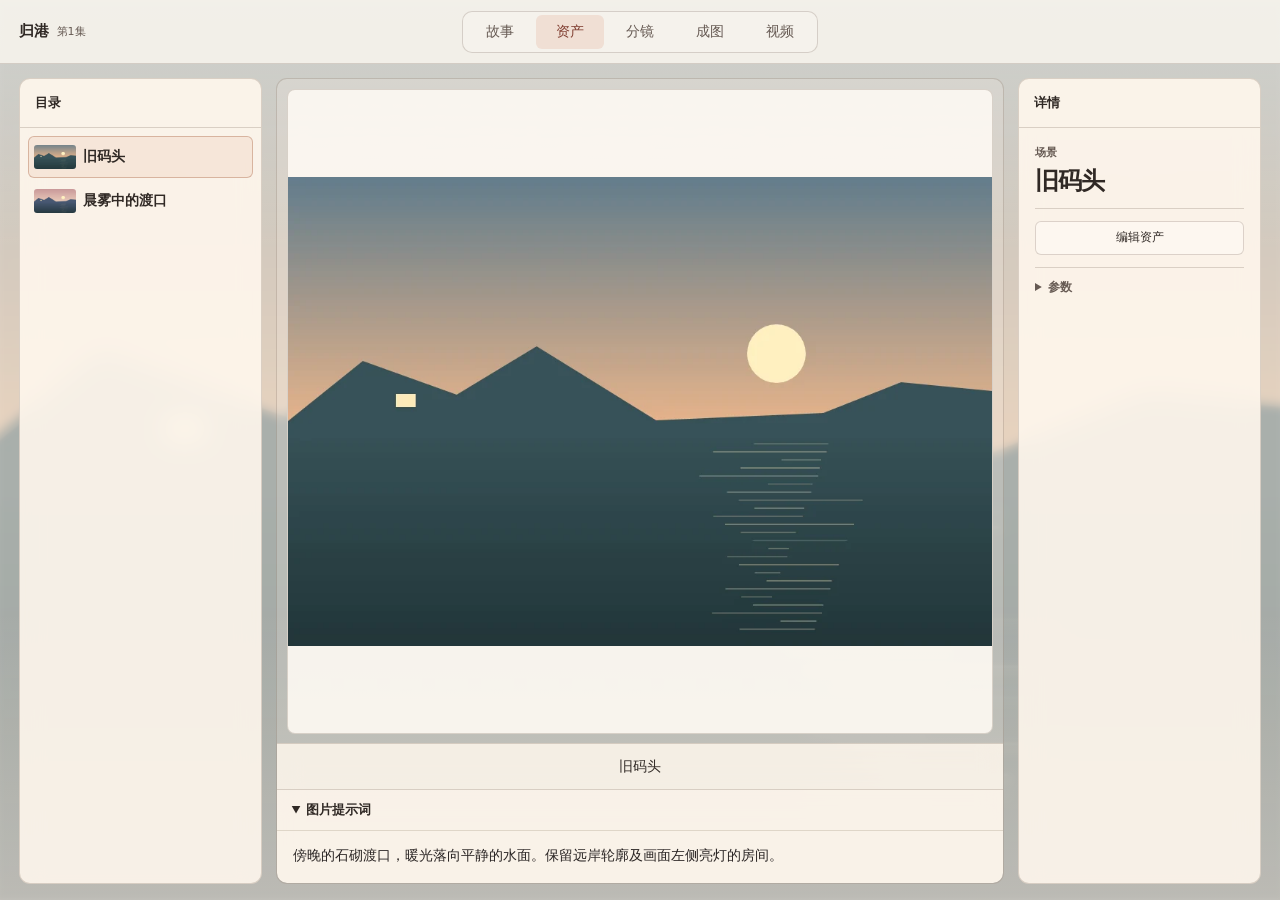
<file: 心语 AI/制作工作台/index.html>
<!doctype html>
<html lang="zh-CN">
<meta charset="utf-8">
<meta name="viewport" content="width=device-width, initial-scale=1">
<title>制作工作台 · 归港</title>
<link rel="stylesheet" href="heart-stage.css">
<style>
  * { box-sizing: border-box; }
  body { margin: 0; font: 14px/1.55 system-ui, sans-serif; }
  button { color: inherit; font: inherit; cursor: pointer; }
  .heart-workspace { --studio-type: system-ui, sans-serif; display: flex; flex-direction: column; height: 100dvh; overflow: hidden; }
  .studio-project-line { display: grid; flex: none; align-items: center; }
  .studio-project-identity { display: flex; align-items: center; min-width: 0; }
  .studio-project-title { overflow: hidden; text-overflow: ellipsis; white-space: nowrap; }
  .studio-stage-tab { display: flex; align-items: center; background: transparent; }
  .heart-inspector-body summary { cursor: pointer; }
  .heart-spotlight[data-media-kind="image"] .heart-focus-media > img { position: absolute; inset: 0; }
  @media (max-width: 980px) { .heart-workspace { overflow: auto; } }
</style>
<main class="project-studio heart-workspace">
  <div class="heart-backdrop" aria-hidden="true">
    <img class="heart-background" alt="">
    <img class="heart-backdrop-media" alt="" hidden>
  </div>
  <header class="studio-project-line">
    <div class="studio-project-identity"><strong class="studio-project-title">归港</strong><span class="heart-episode">第1集</span></div>
    <nav class="studio-stage-tabs heart-steps" aria-label="制作流程"></nav>
  </header>
  <div class="heart-desk">
    <section class="heart-library" aria-labelledby="catalog-title">
      <header class="heart-panel-head"><h2 id="catalog-title">目录</h2></header>
      <div class="heart-catalog"><div class="heart-catalog-group"></div></div>
    </section>
    <div class="heart-center">
      <section class="heart-stage" aria-label="作品舞台">
        <div class="heart-empty" hidden><p>暂无视频</p></div>
        <section class="heart-spotlight" aria-label="作品预览" hidden>
          <div class="heart-focus-frame">
            <div class="heart-focus-media">
              <button type="button" class="heart-original" aria-label="查看原画幅"><img alt=""></button>
            </div>
          </div>
        </section>
        <footer class="heart-stage-foot">
          <div></div>
          <div class="heart-stage-middle"></div>
          <div></div>
        </footer>
      </section>
      <div class="heart-text-flow" tabindex="0" aria-label="正文" hidden>
        <article class="heart-story-sheet"><header><h3></h3></header><div class="heart-story-body"></div></article>
      </div>
      <section class="heart-prompt" aria-label="提示词" hidden>
        <details open><summary>图片提示词</summary><pre tabindex="0"></pre></details>
        <div class="heart-asset-editor" hidden>
          <label class="field asset-image-node-prompt"><span>图片提示词</span><textarea rows="5"></textarea></label>
        </div>
        <div class="heart-prompt-actions" hidden><button type="button" data-heart="finish-asset">完成编辑</button></div>
      </section>
    </div>
    <aside class="heart-inspector" aria-labelledby="inspector-title">
      <header class="heart-panel-head"><h2 id="inspector-title">详情</h2></header>
      <div class="heart-inspector-body">
        <div class="heart-detail-heading"><span></span><h3></h3></div>
        <div class="heart-inspector-controls"><button type="button" data-edit-asset>编辑资产</button></div>
        <details class="heart-version-details"><summary>参数</summary><dl><div><dt>画幅</dt><dd></dd></div></dl></details>
      </div>
    </aside>
  </div>
  <dialog class="heart-settings" aria-label="原画">
    <header><h2>原画</h2><form method="dialog"><button>关闭</button></form></header>
    <img class="heart-original-image" alt="" style="height:auto;object-fit:contain;background:transparent">
  </dialog>
</main>
<script>
  const $ = selector => document.querySelector(selector);
  function harbor(sky, water, sunset) {
    const canvas = document.createElement('canvas');
    canvas.width = 960;
    canvas.height = 640;
    const context = canvas.getContext('2d');
    const gradient = context.createLinearGradient(0, 0, 0, 640);
    for (const [position, color] of [[0, sky], [.52, sunset], [.53, water], [1, '#213538']]) gradient.addColorStop(position, color);
    context.fillStyle = gradient;
    context.fillRect(0, 0, 960, 640);
    context.fillStyle = '#fff0c1';
    context.beginPath();
    context.arc(666, 241, 40, 0, Math.PI * 2);
    context.fill();
    context.fillStyle = water;
    context.beginPath();
    context.moveTo(0, 333);
    for (const [x, y] of [[102, 251],[230, 297],[339, 231],[502, 332],[730, 322],[836, 280],[960, 292],[960, 358],[0, 358]]) context.lineTo(x, y);
    context.fill();
    context.fillStyle = '#fce9ba';
    context.fillRect(147, 296, 27, 18);
    for (let y = 363; y < 620; y += 11) {
      const width = 24 + (y * 19 % 155);
      const x = 635 - width / 2 + (y * 17 % 72);
      context.globalAlpha = .15 + (y % 19) / 90;
      context.fillRect(x, y, width, 2);
    }
    return canvas.toDataURL('image/webp', .88);
  }

  const dusk = harbor('#627c8b','#375258','#e5b38b');
  const dawn = harbor('#c59195','#485772','#e8cab9');
  const entries = [
    {label:'故事', items:[{name:'本集正文', kind:'剧本', text:'末班渡船靠岸前，港口只留着一盏灯。她把装着钥匙的信封递给船长，请他在潮水涨起来之前送到对岸。'}]},
    {label:'资产', items:[{name:'旧码头', kind:'场景', image:dusk, prompt:'傍晚的石砌渡口，暖光落向平静的水面。保留远岸轮廓及画面左侧亮灯的房间。'}, {name:'晨雾中的渡口', kind:'场景', image:dawn, prompt:'清晨的渡口，同一条岸线与船道。浅雾停在水面上，低角度天光照亮远岸。'}]},
    {label:'分镜', items:[{name:'渡船靠岸', kind:'片段', text:'镜头 1 · 0–3 秒\n远景。渡船沿岸线靠近，码头的灯在水面晃动。\n\n镜头 2 · 3–6 秒\n特写。信封从手中递出。'}]},
    {label:'成图', items:[{name:'灯下交接', kind:'分镜图', image:dawn, prompt:'横向构图，船尾留在下方。画面左侧保留两个人停留和递交信封的空间。'}]},
    {label:'视频', items:[{name:'渡船靠岸', kind:'未生成'}]},
  ];
  $('.heart-background').src = dusk;
  let step = 1, selectedItem = 0;
  const tabs = entries.map(({label}, index) => {
    const button = Object.assign(document.createElement('button'), {className:'studio-stage-tab', textContent:label});
    button.addEventListener('click', () => selectStep(index));
    $('.heart-steps').append(button);
    return button;
  });
  const openOriginal = $('.heart-original');
  const original = $('.heart-original-image');
  openOriginal.addEventListener('click', () => $('.heart-settings').showModal());
  const promptInput = $('.heart-asset-editor textarea');
  function setEditing(editing) {
    $('.heart-asset-editor').hidden = !editing;
    $('.heart-prompt-actions').hidden = !editing;
    $('.heart-prompt details').hidden = editing;
    $('[data-edit-asset]').hidden = editing || step !== 1;
  }
  $('[data-edit-asset]').addEventListener('click', () => {
    setEditing(true);
    promptInput.focus();
  });
  $('[data-heart="finish-asset"]').addEventListener('click', () => {
    entries[step].items[selectedItem].prompt = promptInput.value;
    selectItem(selectedItem);
    $('[data-edit-asset]').focus();
  });

  function selectStep(index) {
    step = index;
    tabs.forEach((tab, i) => i === step ? tab.setAttribute('aria-current','step') : tab.removeAttribute('aria-current'));
    const group = $('.heart-catalog-group');
    const rows = entries[step].items.map((item, i) => {
      const row = Object.assign(document.createElement('button'), {className:'heart-catalog-item'});
      const thumb = Object.assign(document.createElement('span'), {className:'heart-thumb'});
      if (item.image) thumb.append(Object.assign(document.createElement('img'), {src:item.image, alt:''}));
      const title = Object.assign(document.createElement('strong'), {textContent:item.name});
      row.append(thumb, title);
      row.addEventListener('click', () => selectItem(i));
      return row;
    });
    group.replaceChildren(...rows);
    selectItem(0);
  }

  function selectItem(index) {
    selectedItem = index;
    const {name,kind,image,text,prompt} = entries[step].items[index];
    setEditing(false);
    document.querySelectorAll('.heart-catalog-item').forEach((row,i) => i === index ? row.setAttribute('aria-current','true') : row.removeAttribute('aria-current'));
    const backdrop = $('.heart-backdrop-media');
    backdrop.hidden = !image;
    $('.heart-spotlight').hidden = !image;
    $('.heart-text-flow').hidden = !text;
    $('.heart-empty').hidden = !!(text || image);
    $('.heart-center').dataset.reading = String(!!text);
    $('.heart-prompt').hidden = !prompt && step !== 1;
    $('.heart-prompt pre').textContent = prompt || '';
    promptInput.value = prompt || '';
    $('.heart-stage-middle').textContent = name;
    $('.heart-detail-heading h3').textContent = name;
    $('.heart-detail-heading span').textContent = kind;
    $('.heart-version-details').hidden = !image;
    $('.heart-version-details dd').textContent = '3:2';
    if (image) {
      backdrop.src = openOriginal.querySelector('img').src = original.src = image;
    }
    if (text) {
      $('.heart-story-sheet h3').textContent = name;
      $('.heart-story-body').textContent = text;
    }
  }
  selectStep(step);
</script>
</html>
</file>
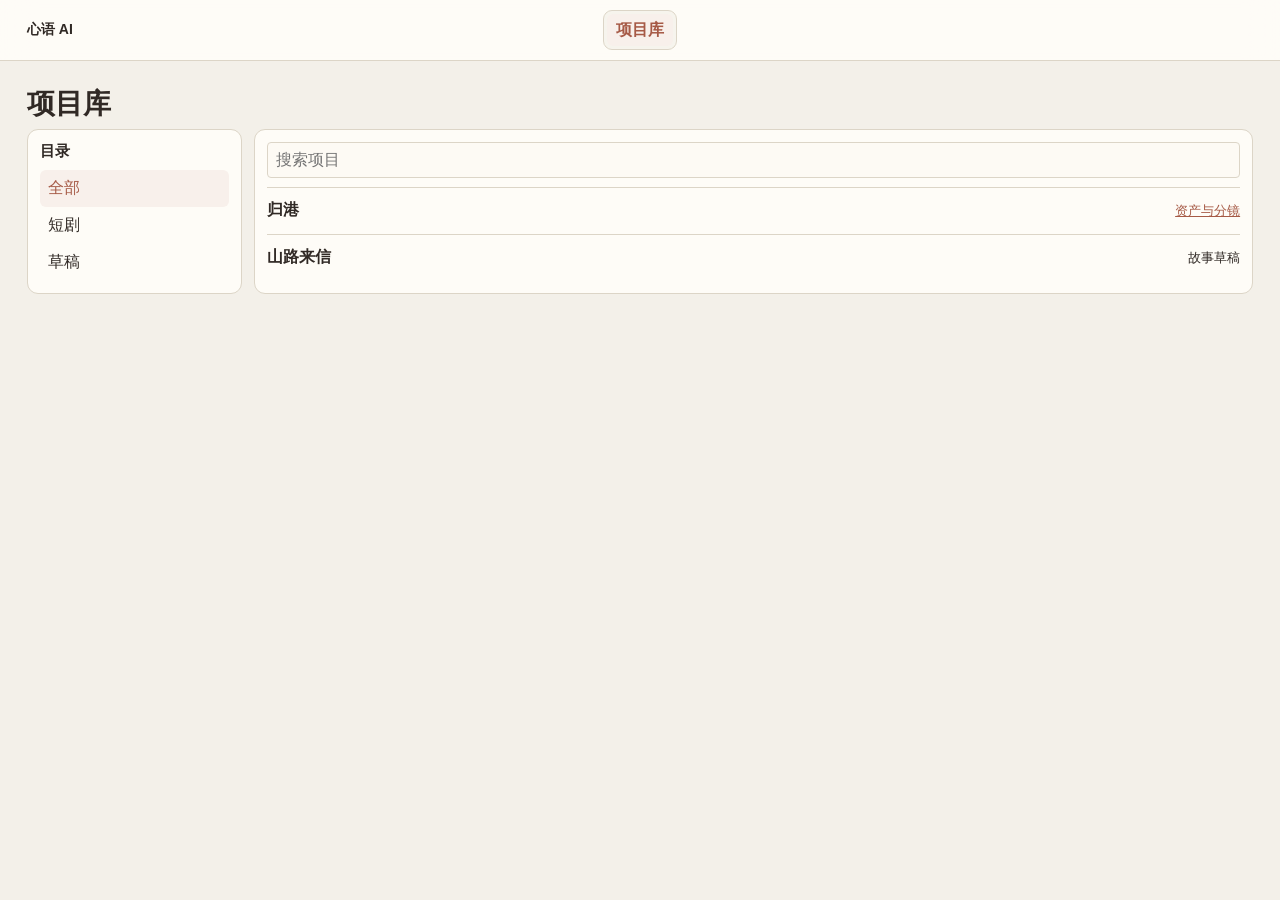
<file: 心语 AI/制作工作台/shell.html>
<!doctype html>
<html lang="zh-CN" data-studio-default>
<meta charset="utf-8">
<meta name="viewport" content="width=device-width, initial-scale=1">
<title>心语 AI · 项目库</title>
<link rel="stylesheet" href="studio-frame.css">
<style>
  * { box-sizing: border-box; }
  :root { --ink:#302925; --muted:#675952; --accent:#a65a46; --on-accent:#fff8ed; }
  body { margin: 0; }
  button,input { font: inherit; }
  button { cursor: pointer; }
  .studio-page { width: 100%; max-width: 1320px; margin-inline: auto; }
  .catalog { display:grid; grid-template-columns:clamp(160px,18vw,215px) minmax(0,1fr); gap:12px; }
  .catalog > * { min-width:0; padding:12px; align-self:start; border:1px solid var(--studio-line); border-radius:var(--studio-panel-radius); background:var(--studio-sheet); }
  .catalog h2 { margin:0 0 9px; font-size:15px; }
  .catalog button { display:block; width:100%; padding:8px; text-align:left; border:0; border-radius:6px; background:transparent; color:var(--ink); }
  .catalog button[aria-pressed="true"] { background:var(--studio-selected); color:var(--accent); }
  .catalog input { width:100%; padding:8px; border:1px solid var(--studio-line); background:var(--studio-field); }
  .projects { margin:9px 0 0; padding:0; list-style:none; }
  .projects li { display:flex; align-items:center; justify-content:space-between; gap:5px; min-height:47px; border-top:1px solid var(--studio-line); }
  .projects a { color:var(--accent); }
  .projects :is(span,a) { font-size:13px; }
  @media (max-width:650px) { .catalog { grid-template-columns:minmax(0,1fr); } }
</style>
<body>
  <div class="studio-frame" data-frame-page="projects">
    <header class="studio-dock">
      <span class="studio-dock-brand"><strong>心语 AI</strong></span>
      <nav class="studio-destinations" aria-label="工作室导航"><button class="studio-destination" aria-current="page">项目库</button></nav>
      <div></div>
    </header>
    <main class="studio-page">
      <header class="studio-page-heading"><h1>项目库</h1></header>
      <div class="catalog">
        <section aria-labelledby="folders"><h2 id="folders">目录</h2>
          <button type="button" data-folder="all" aria-pressed="true">全部</button>
          <button type="button" data-folder="drama" aria-pressed="false">短剧</button>
          <button type="button" data-folder="draft" aria-pressed="false">草稿</button>
        </section>
        <section aria-label="项目结果">
          <input type="search" aria-label="搜索项目" placeholder="搜索项目">
          <ul class="projects"></ul>
          <p role="status" hidden>没有匹配的项目</p>
        </section>
      </div>
    </main>
  </div>
<script>
  const projects = [{title:'归港',folder:'drama',label:'资产与分镜',active:true},{title:'山路来信',folder:'draft',label:'故事草稿'}];
  const buttons = [...document.querySelectorAll('[data-folder]')];
  const input = document.querySelector('input');
  const list = document.querySelector('.projects');
  const empty = document.querySelector('[role="status"]');
  let folder = 'all';
  function render() {
    buttons.forEach(button => button.setAttribute('aria-pressed',String(button.dataset.folder === folder)));
    const results = projects.filter(project => (folder === 'all' || project.folder === folder) && project.title.includes(input.value.trim()));
    list.replaceChildren(...results.map(({title,label,active}) => {
      const row = document.createElement('li');
      const name = document.createElement('strong');
      name.textContent = title;
      const status = document.createElement(active?'a':'span');
      if (active) status.href = 'index.html';
      status.textContent = label;
      row.append(name,status);
      return row;
    }));
    empty.hidden = !!results.length;
  }
  buttons.forEach(button => button.addEventListener('click',()=>{folder=button.dataset.folder;render()}));
  input.addEventListener('input',render);
  render();
</script>
</body>
</html>
</file>
<file: 心语 AI/制作工作台/heart-stage.css>
:where(.heart-workspace, #app:has(.heart-workspace) + #modal) {
  --heart-paper: #f5f0e7;
  --heart-panel: #faf7f0;
  --heart-ink: #2a2524;
  --heart-muted: #6f655c;
  --heart-line: #dfd6c8;
  --heart-accent: #a34a39;
}
.heart-workspace {
  --heart-ease: cubic-bezier(.22,.77,.23,1);
  --heart-gutter: clamp(14px,1.45vw,26px);
  --heart-sidebar-width: clamp(215px,19vw,288px);
  --heart-chrome-ink: #302925;
  --heart-chrome-muted: #665a53;
  --heart-chrome-line: #56413233;
  --heart-chrome-accent: #8c4839;
  --heart-glass: #fff8eee3;
  --heart-glass-raised: #6244370e;
  position: relative;
  isolation: isolate;
  background: #efe8df;
  color: var(--heart-chrome-ink);
}
.studio-frame:has(> .studio-page .heart-workspace) { grid-template-rows: minmax(0,1fr); }
.studio-frame:has(> .studio-page .heart-workspace) > .studio-dock { display: none; }
.heart-backdrop {
  position: absolute;
  inset: 0;
  z-index: -1;
  overflow: hidden;
  pointer-events: none;
}
.heart-backdrop::after,
.heart-backdrop img {
  position: absolute;
  inset: 0;
  width: 100%;
  height: 100%;
}
.heart-backdrop img { object-fit: cover; object-position: center 52%; }
.heart-background { opacity: .26; transition: opacity .28s var(--heart-ease); }
.heart-backdrop:has(.heart-backdrop-media:not([hidden])) .heart-background { opacity: .05; }
.heart-backdrop-media { opacity: .34; filter: blur(5px); scale: 1.015; }
.heart-backdrop-media:not([hidden]) { animation: heart-backdrop-reveal .28s var(--heart-ease) both; }
.heart-backdrop::after {
  content: "";
  background: linear-gradient(180deg,#fff9f049,transparent 28% 68%,#f4e9df53);
}
@keyframes heart-backdrop-reveal {
  from { opacity: 0; }
  to { opacity: .34; }
}
.heart-workspace .studio-project-line {
  position: relative;
  z-index: 10;
  grid-template: 'project steps actions' auto / minmax(0,1fr) auto minmax(0,1fr);
  min-height: 64px;
  padding-inline: var(--heart-gutter);
  background: #fffbf3bd;
  border-bottom: 1px solid var(--heart-chrome-line);
  --ink: var(--heart-chrome-ink);
  --muted: var(--heart-chrome-muted);
  --studio-line: var(--heart-chrome-line);
  --studio-hover: var(--heart-glass-raised);
  --studio-surface: #fffaf3;
  --studio-selected: #eedbce;
  --accent: var(--heart-chrome-accent);
}
.heart-workspace .studio-project-identity { grid-area: project; gap: 8px; }
.heart-workspace .studio-project-identity .studio-project-title {
  font: 650 clamp(14px,1.2vw,18px)/1.25 var(--studio-type);
}
.heart-workspace .heart-brand {
  display: inline-flex;
  flex: none;
  gap: 7px;
  padding: 0 12px 0 0;
  border-right: 1px solid var(--heart-chrome-line);
  border-radius: 0;
  color: var(--heart-chrome-ink);
}
.heart-workspace .heart-brand strong { font: 720 13px/1.2 var(--studio-type); }
.heart-workspace .heart-brand .studio-avatar { width: 30px; height: 30px; border-radius: 50%; }
.heart-workspace .studio-project-actions { grid-area: actions; }
.heart-workspace .studio-project-line .btn { color: var(--heart-chrome-ink); }
.heart-workspace .studio-project-tools { border-radius: 9px; }
.heart-episode {
  flex: none;
  color: var(--heart-chrome-muted);
  font-size: 11px;
  white-space: nowrap;
}
.heart-steps.studio-stage-tabs {
  grid-area: steps;
  display: flex;
  align-self: center;
  gap: 2px;
  padding: 3px;
  border: 1px solid var(--heart-chrome-line);
  border-radius: 10px;
  background: #fffaf640;
}
.heart-workspace .heart-steps .studio-stage-tab {
  position: relative;
  justify-content: center;
  gap: 4px;
  min-width: clamp(56px,5.3vw,78px);
  min-height: 34px;
  padding: 0 7px;
  border: 0;
  border-radius: 6px;
  color: var(--heart-chrome-muted);
}
.heart-workspace .heart-steps .studio-stage-tab:hover { background: var(--heart-glass-raised); color: var(--heart-chrome-ink); }
.heart-workspace .heart-steps .studio-stage-tab[aria-current="step"] {
  color: #803e31;
  background: #e0a89142;
}
.heart-steps .studio-stage-check { color: #52775c; }
.heart-steps .studio-stage-check svg { width: 10px; height: 10px; }
.heart-save-status { flex: none; margin: 8px var(--heart-gutter) 0; }
.heart-save-status:empty { display: none; }
.heart-workspace :is(.heart-desk,.heart-backdrop) [hidden] { display: none !important; }

.heart-desk {
  position: relative;
  display: grid;
  grid-template-columns: var(--heart-sidebar-width) minmax(0,1fr) var(--heart-sidebar-width);
  flex: 1;
  gap: 14px;
  min-height: 0;
  margin: 14px var(--heart-gutter) 16px;
  color: var(--heart-ink);
}
.heart-work-panel {
  position: absolute;
  z-index: 8;
  grid-area: 1 / 2 / 2 / 3;
  inset: 0;
  display: flex;
  min-height: 0;
  flex-direction: column;
  container: heart-work / inline-size;
  color: var(--heart-ink);
  background: var(--heart-panel);
  border: 1px solid var(--heart-line);
  border-radius: 10px;
  box-shadow: 0 12px 36px #15101745;
  --work-gutter: clamp(12px,1.4vw,24px);
  --work-panel-width: clamp(200px,42%,266px);
}
:is(.heart-work-panel, .heart-asset-editor, .heart-asset-tools, #app:has(.heart-workspace) + #modal) {
  color-scheme: light;
  --ink: var(--heart-ink);
  --muted: var(--heart-muted);
  --studio-bg: var(--heart-paper);
  --studio-surface: var(--heart-panel);
  --studio-subtle: #f0e8db;
  --studio-field: #fffcf7;
  --studio-line: var(--heart-line);
  --studio-divider: var(--heart-line);
  --studio-hover: #eee6db;
  --studio-selected: #efe0d4;
  --studio-success: #387052;
  --surface-muted: var(--studio-subtle);
  --surface-subtle: var(--studio-surface);
  --selection-surface: var(--accent-soft);
  --accent-track: var(--accent-soft);
  --surface-rgb: 250,247,240;
  --surface: var(--heart-panel);
  --raised: var(--studio-subtle);
  --field-surface: var(--studio-field);
  --divider: var(--heart-line);
  --border: var(--heart-line);
  --accent: var(--heart-accent);
  --accent-hover: #873b2c;
  --accent-soft: #f2e1d6;
  --on-accent: #fff9f3;
  --warning: #895022;
  --danger: #a53538;
}
#app:has(.heart-workspace) + #modal::backdrop { background: #352a2354; }
#app:has(.heart-workspace) + #modal > .dialog-head > .dialog-dismiss:focus-visible { outline-offset: -4px; }
.heart-work-panel[data-mode="optimize"] { inset-inline-start: auto; width: min(455px,100%); }
@container heart-work (max-width: 580px) {
  .heart-work-panel :is(.scene-composition,.studio-board-layout,.video-production-layout,.source-workbench) { grid-template-columns: minmax(0,1fr); }
  .heart-work-panel .scene-editor { border-left: 0; }
}
.heart-work-header {
  display: flex;
  flex: none;
  justify-content: space-between;
  align-items: center;
  gap: 10px;
  min-height: 58px;
  padding: 8px var(--work-gutter);
  border-bottom: 1px solid var(--heart-line);
}
.heart-work-title { min-width: 0; margin-right: auto; }
.heart-work-title h2 { font-size: 17px; overflow-wrap: anywhere; }
.heart-work-title span { display: block; color: var(--heart-muted); font-size: 12px; overflow-wrap: anywhere; }
.project-studio .heart-work-panel > .studio-stage-scroll { padding-top: 14px; }
.heart-work-panel .source-workbench { gap: 16px; }
.heart-work-panel .source-story-card { position: static; }
.heart-work-panel .source-story-card :is(textarea,.story-accepted) { padding: 14px 16px; }
.heart-work-panel .source-reading-pane { border: 1px solid var(--heart-line); border-radius: 8px; }
.heart-work-panel .scene-composition { gap: 12px; border-top: 0; }
.heart-work-panel .scene-editor { border: 1px solid var(--heart-line); border-radius: 8px; }
.heart-work-panel :is(.studio-board-layout,.video-production-layout) {
  grid-template-columns: minmax(0,1fr);
  gap: 14px;
}
.heart-work-panel :is(.studio-board-inspector,.video-input-sheet) {
  overflow: hidden;
  border: 1px solid var(--heart-line);
  border-radius: 8px;
  background: var(--studio-field);
}
.heart-work-panel :is(.board-node-prompt textarea,[data-ep-prompt]) {
  min-height: 144px;
  width: 100%;
}
.heart-work-panel .video-projection-column { min-width: 0; }
.heart-work-panel :is(.studio-board-viewer,.video-projection) :is(.review-screen,.episode-video) {
  max-height: min(42dvh,380px);
  object-fit: contain;
}
.heart-work-panel .heart-work-header > [data-heart="close-work-panel"] { flex: none; }
.heart-work-drawer { margin-top: 10px; padding: 8px 0; border-top: 1px solid var(--heart-line); }
.heart-work-drawer > summary { color: var(--heart-muted); cursor: pointer; font-size: 12px; font-weight: 650; }
.heart-work-panel[data-mode="optimize"] .image-prompt-refine { min-width: 0; display: grid; gap: 10px; margin: 0; }
.heart-work-panel[data-mode="optimize"] .heart-work-drawer { margin: 0 0 14px; }
.heart-work-panel[data-mode="optimize"] .image-prompt-refine > p.muted { display: none; }
.heart-work-panel[data-mode="optimize"] .image-prompt-refine textarea { min-height: 84px; width: 100%; }
.heart-desk h2, .heart-desk h3, .heart-desk h4, .heart-desk p { margin: 0; }
.heart-desk button, .heart-settings button { cursor: pointer; font: inherit; }
.heart-desk :is(button,select,input,summary):focus-visible { outline: 2px solid var(--heart-accent); outline-offset: -2px; }
.heart-library, .heart-inspector {
  display: flex;
  flex-direction: column;
  min-width: 0;
  min-height: 0;
  overflow: hidden;
  border: 1px solid var(--heart-chrome-line);
  border-radius: 11px;
  background: var(--heart-glass);
  backdrop-filter: blur(12px);
  color: var(--heart-chrome-ink);
  color-scheme: light;
  --heart-ink: var(--heart-chrome-ink);
  --heart-muted: var(--heart-chrome-muted);
  --heart-line: var(--heart-chrome-line);
  --heart-accent: var(--heart-chrome-accent);
  --heart-panel: #fcf5eb;
  --accent: #a65a46;
  --on-accent: #fff9f3;
}
.heart-panel-head {
  display: flex;
  flex: none;
  align-items: center;
  justify-content: space-between;
  gap: 5px;
  min-height: 49px;
  padding: 9px 15px;
  border-bottom: 1px solid var(--heart-line);
}
.heart-panel-head h2 { font-size: 13px; font-weight: 680; }
.heart-panel-head button {
  min-height: 28px;
  border: 1px solid var(--heart-line);
  border-radius: 6px;
  padding: 3px 9px;
  color: var(--heart-muted);
  background: var(--heart-glass-raised);
  font-size: 11px;
  white-space: nowrap;
}
.heart-panel-head button[aria-pressed="true"] { border-color: #b2765b83; color: var(--heart-accent); background: #d89b7b25; }
.heart-catalog, .heart-inspector-body { flex: 1; min-height: 0; overflow: auto; scrollbar-width: thin; overscroll-behavior: contain; }
.heart-catalog { padding: 8px 8px 11px; scrollbar-color: #9f8d8b transparent; }
.heart-catalog-group + .heart-catalog-group { margin-top: 9px; }
.heart-catalog-group h3 { display: flex; justify-content: space-between; padding: 7px 7px 4px; color: var(--heart-muted); font-size: 10px; font-weight: 670; letter-spacing: .06em; }
.heart-catalog-group h3 span { font: 10px ui-monospace,monospace; }
.heart-catalog-item {
  display: grid;
  grid-template-columns: 42px minmax(0,1fr);
  align-items: center;
  gap: 7px;
  width: 100%;
  min-height: 42px;
  margin-bottom: 2px;
  padding: 3px 5px;
  border: 1px solid transparent;
  border-radius: 6px;
  background: transparent;
  color: var(--heart-ink);
  text-align: left;
}
.heart-catalog-item:hover { background: var(--heart-glass-raised); }
.heart-catalog-item[aria-current="true"] { border-color: #b2765b74; background: #d89b7b25; }
.heart-thumb { display: block; overflow: hidden; aspect-ratio: 16/9; border-radius: 3px; }
.heart-placeholder { display: grid; place-items: center; width: 100%; height: 100%; color: #8d6554; background: #d6b39b48; }
.heart-thumb img, .heart-card img { width: 100%; height: 100%; display: block; object-fit: cover; }
.heart-catalog-copy { display: grid; gap: 1px; min-width: 0; }
.heart-catalog-copy :is(strong,small) { overflow: hidden; text-overflow: ellipsis; white-space: nowrap; }
.heart-catalog-copy strong { font-size: 12px; line-height: 1.2; }
.heart-catalog-copy small, .heart-catalog-empty { color: var(--heart-muted); font-size: 11px; }
.heart-catalog-item[data-status="stale"] img { filter: saturate(.65); }
.heart-catalog-empty { padding: 12px 8px; }
.heart-inspector { container: heart-inspector / inline-size; }
.heart-inspector-body { padding: 16px 16px 19px; }
.heart-inspector-controls {
  display: grid;
  grid-template-columns: minmax(0,1fr);
  align-items: start;
  gap: 9px;
  margin-top: 12px;
  padding-block: 12px;
  border-block: 1px solid var(--heart-line);
  color: var(--heart-ink);
  font-size: 12px;
  --ink: var(--heart-ink);
  --muted: var(--heart-muted);
  --studio-line: var(--heart-line);
  --studio-surface: var(--heart-panel);
}
.heart-inspector-controls :is(.asset-image-formats,.heart-media-formats,.board-node-options,.heart-inspector-actions) {
  display: grid;
  grid-template-columns: repeat(2,minmax(0,1fr));
  align-items: start;
  gap: 8px;
  margin: 0;
}
.heart-inspector-controls .board-node-toolbar { display: block; }
.heart-inspector-controls .board-node-options > .board-node-model,
.heart-inspector-actions > :only-child { grid-column: 1 / -1; }
.heart-inspector-controls :is(.field,.board-node-option,.studio-method-control,.media-resolution-choice):has(select),
.heart-inspector-controls :is(.heart-board-format,.heart-control-field) {
  display: grid;
  align-content: start;
  min-width: 0;
  gap: 4px;
  margin: 0;
  color: var(--heart-muted);
  font-size: 11px;
}
.heart-inspector-controls .studio-method-control > span { display: block; }
.heart-inspector-controls select, .heart-inspector-controls button {
  width: 100%;
  min-width: 0;
  max-width: none;
  min-height: 34px;
  padding: 4px 8px;
  border: 1px solid var(--heart-line);
  border-radius: 6px;
  color: var(--heart-ink);
  background: #fffaf494;
  font: inherit;
  color-scheme: light;
}
.heart-inspector-controls select {
  appearance: none;
  display: block;
  min-height: 34px;
  padding-inline-end: 22px;
  background-image: linear-gradient(45deg, transparent 50%, #705747 50%), linear-gradient(135deg, #705747 50%, transparent 50%);
  background-size: 5px 5px;
  background-position: right 13px center, right 8px center;
  background-repeat: no-repeat;
}
.heart-inspector-controls :is(.heart-media-formats,.heart-board-format,.asset-image-formats) :is(button,select) {
  box-sizing: border-box;
  block-size: 36px;
  min-block-size: 36px;
}
.heart-inspector-controls button {
  display: inline-flex;
  align-items: center;
  justify-content: center;
  gap: 5px;
  white-space: normal;
  overflow-wrap: anywhere;
}
.heart-inspector-controls button svg { flex: none; }
.heart-inspector-controls :is(button,select):hover:not(:disabled) { border-color: #b2765b74; background-color: #f1dcce; }
.heart-inspector-controls button:disabled { opacity: .55; cursor: default; }
.heart-inspector-controls .asset-image-node-model { justify-content: space-between; text-align: start; }
.heart-inspector-controls .heart-inspector-actions { align-items: stretch; }
.heart-inspector-controls .heart-inspector-actions button { min-height: 36px; }
.heart-inspector-controls .media-resolution-choice > span { white-space: nowrap; }
.heart-inspector-controls button[data-action="studio-video-provider"] { justify-content: flex-start; text-align: start; }
.heart-inspector-controls .asset-image-formats > small { grid-column: 1 / -1; }
.heart-inspector-controls .heart-board-format button { white-space: nowrap; }
.heart-inspector-controls button[data-heart="optimize"] { color: var(--heart-accent); }
.heart-inspector-controls .btn-primary { color: #fff9f3; background: #a65a46; border-color: #a65a46; font-weight: 700; }
.heart-inspector-controls .btn-primary:hover:not(:disabled) { color: #fff9f3; background: #934837; }
.heart-inspector-controls .video-selection-state { display: flex; align-items: center; flex-wrap: wrap; gap: 5px; }
.heart-detail-heading { display: grid; justify-items: start; gap: 5px; }
.heart-detail-heading > span { color: var(--heart-muted); font-size: 11px; font-weight: 700; letter-spacing: .04em; }
.heart-detail-heading h3 { font: 700 clamp(22px,1.9vw,28px)/1.22 "Songti SC", "Noto Serif CJK SC", serif; letter-spacing: -.035em; overflow-wrap: anywhere; }
.heart-detail-heading .heart-status { padding: 3px 6px; border-radius: 4px; background: #ead3ba8c; color: #784730; }
.heart-status[data-status="stale"] { background: #d8837940; color: #782c28; }
.heart-inspector dl { margin: 12px 0 0; font-size: 12px; }
.heart-inspector dl div { display: grid; grid-template-columns: 47px minmax(0,1fr); gap: 8px; border-bottom: 1px solid var(--heart-line); padding: 6px 0; }
.heart-inspector dt { color: var(--heart-muted); }
.heart-inspector dd { margin: 0; overflow-wrap: anywhere; }
.heart-detail-text { margin-top: 15px; font-size: 12px; line-height: 1.68; }
.heart-detail-text summary, .heart-version-details summary { cursor: pointer; font-weight: 650; }
.heart-inspector .heart-specs {
  display: flex;
  flex-wrap: wrap;
  gap: 6px 12px;
  padding-block: 7px;
  border-block: 1px solid var(--heart-line);
}
.heart-inspector .heart-specs div { display: flex; flex: 1; gap: 7px; border: 0; padding: 2px 0; font-size: 11px; line-height: 1.35; }
.heart-specs dd { font-weight: 700; }
.heart-center {
  display: grid;
  grid-template-rows: minmax(0,1fr) auto;
  min-width: 0;
  min-height: 0;
  overflow: hidden;
  border: 1px solid var(--heart-chrome-line);
  border-radius: 11px;
  background: #f5eee53b;
}
.heart-center[data-reading="true"] { grid-template-rows: minmax(200px,1.2fr) minmax(130px,1fr); }
.heart-center[data-reading-only="true"] { grid-template-rows: 47px minmax(0,1fr); }
.heart-center[data-reading-only="true"] :is(.heart-light,.heart-field) { visibility: hidden; }
.heart-prompt {
  position: relative;
  min-width: 0;
  overflow: hidden;
  border-top: 1px solid var(--heart-chrome-line);
  background: var(--heart-glass);
  backdrop-filter: blur(12px);
}
.heart-prompt > details > summary {
  min-height: 40px;
  padding: 10px 68px 9px 15px;
  cursor: pointer;
  color: var(--heart-chrome-ink);
  font-size: 13px;
  font-weight: 680;
}
.heart-prompt > [data-heart="copy"], .heart-prompt-actions {
  position: absolute;
  inset: 6px 8px auto auto;
}
.heart-prompt-actions { display: flex; gap: 5px; }
.heart-prompt > [data-heart="copy"], .heart-prompt-actions button {
  min-height: 28px;
  padding: 3px 9px;
  border: 1px solid var(--heart-line);
  border-radius: 6px;
  color: var(--heart-muted);
  background: #fffaf4;
  font-size: 11px;
}
.heart-prompt :is([data-heart="copy"],[data-heart="finish-asset"]):hover { color: var(--heart-accent); border-color: var(--heart-accent); }
.heart-prompt > details > :is(pre,p) {
  max-height: clamp(108px,30dvh,300px);
  margin: 0;
  overflow: auto;
  padding: 12px 16px 16px;
  border-top: 1px solid var(--heart-line);
  color: var(--heart-ink);
  font: 14px/1.72 var(--studio-type,system-ui,sans-serif);
  white-space: pre-wrap;
  overflow-wrap: anywhere;
  overscroll-behavior: contain;
  scrollbar-width: thin;
}
.heart-prompt pre:focus-visible { outline: 2px solid var(--heart-accent); outline-offset: -2px; }
.heart-asset-editor {
  max-height: min(44dvh,390px);
  overflow: auto;
  padding: 10px 15px 6px;
  color: var(--ink);
  overscroll-behavior: contain;
}
.heart-asset-editor .field { display: grid; min-width: 0; margin: 0; gap: 5px; }
.heart-asset-editor .field > span { font-size: 13px; font-weight: 650; }
.heart-asset-editor > .asset-image-node-prompt > span { min-height: 24px; padding-inline-end: 124px; }
.heart-asset-editor .field textarea {
  width: 100%;
  min-height: 72px;
  padding: 8px 10px;
  border: 1px solid var(--studio-line);
  border-radius: 6px;
  background: var(--studio-field);
  color: var(--ink);
  font: 13px/1.65 var(--studio-type,system-ui,sans-serif);
  resize: vertical;
}
.heart-asset-editor .asset-image-node-prompt textarea { height: clamp(82px,17dvh,165px); }
.heart-asset-editor textarea:focus-visible { outline: 2px solid var(--heart-accent); outline-offset: -2px; }
.heart-asset-editor .asset-image-node-details { margin-top: 8px; border-top: 1px solid var(--studio-line); }
.heart-asset-editor .asset-image-node-details > summary { padding: 8px 0; min-height: 0; }
.heart-asset-editor .asset-image-node-detail-fields { padding-bottom: 12px; }
.heart-asset-tools { display: grid; gap: 6px; min-width: 0; }
.heart-asset-files { display: grid; grid-template-columns: repeat(2,minmax(0,1fr)); align-items: start; gap: 6px; }
.heart-asset-files .asset-reference-list { display: block; }
.heart-asset-files .asset-reference-list figure { position: relative; max-width: 100%; margin-bottom: 5px; }
.heart-asset-files .asset-reference-list img { width: 100%; height: 56px; }
.heart-asset-files .asset-reference-list .asset-canvas-reference-remove {
  position: absolute;
  inset: 0 0 auto auto;
  width: 24px;
  min-height: 24px;
}
.heart-asset-tools .asset-canvas-task-note { color: var(--muted); line-height: 1.5; }
.heart-version-details { margin-top: 10px; color: var(--heart-muted); font-size: 12px; }
.heart-version-details dl { margin-top: 4px; }
.heart-detail-text pre, .heart-detail-text p { margin: 4px 0 0; font: inherit; white-space: pre-wrap; overflow-wrap: anywhere; }
.heart-detail-text ol { padding-left: 21px; }
.heart-detail-text li + li { margin-top: 6px; }

.heart-stage {
  position: relative;
  isolation: isolate;
  min-width: 0;
  min-height: 0;
  overflow: hidden;
  color: var(--heart-chrome-ink);
}
.heart-light, .heart-turn-light { position: absolute; z-index: -1; pointer-events: none; }
.heart-light {
  inset: 32px 5% 12px;
  background: radial-gradient(ellipse at 27% 53%,#e9ad7357,transparent 57%),radial-gradient(ellipse at 73% 42%,#6e93c346,transparent 60%);
  animation: heart-light-drift 8s ease-in-out infinite alternate;
}
.heart-turn-light {
  inset: 17% 15% 12%;
  opacity: 0;
  background: radial-gradient(ellipse at 50% 65%,#eeaa6d72,transparent 68%);
  transition: opacity .22s linear;
}
.heart-stage[data-turning="true"] .heart-turn-light { transition: none; will-change: opacity,transform; }
.heart-stage:is([data-turning="true"],[data-motion="paused"]) .heart-light { animation-play-state: paused; }
@keyframes heart-light-drift {
  from { transform: translate3d(-3%,-4%,0) scale(.92); opacity: .53 }
  to { transform: translate3d(4%,5%,0) scale(1.12); opacity: .98 }
}
.heart-stage-foot {
  position: absolute;
  z-index: 5;
  inset: auto 0 0;
  display: grid;
  grid-template-columns: minmax(0,1fr) auto minmax(0,1fr);
  align-items: center;
  min-height: 46px;
  gap: 4px;
  padding: 5px 9px;
  border-top: 1px solid var(--heart-chrome-line);
  background: #fcf5ebdf;
  backdrop-filter: blur(12px);
}
.heart-stage-leading, .heart-stage-middle, .heart-stage-trailing, .heart-arrange, .heart-focus-caption {
  display: flex;
  align-items: center;
  gap: 4px;
  min-width: 0;
}
.heart-stage-trailing { justify-content: flex-end; }
.heart-stage-foot button, .heart-empty > button, .heart-settings :is(button,.heart-settings-actions label) {
  min-height: 31px;
  padding: 0 8px;
  border: 1px solid var(--heart-chrome-line);
  border-radius: 6px;
  color: var(--heart-chrome-ink);
  background: #fff8efb0;
  font-size: 12px;
  font-weight: 630;
  white-space: nowrap;
}
.heart-stage-foot button:hover, .heart-empty > button:hover,
.heart-settings :is(button,.heart-settings-actions label):hover {
  border-color: #ba856f84;
  background-color: #f0ddd0;
}
.heart-stage :is(button,select,summary):focus-visible { outline-color: var(--heart-chrome-accent); }
.heart-field {
  position: absolute;
  inset: 10px 10px 55px;
  max-width: 1120px;
  margin-inline: auto;
  touch-action: pan-y;
  user-select: none;
}
.heart-stage[data-browse="true"] .heart-field { cursor: grab; }
.heart-stage [data-heart="motion"] { display: inline-grid; min-width: 32px; place-items: center; }
.heart-motion-icon { width: 8px; height: 9px; border-inline: 2px solid currentColor; }
.heart-stage [data-heart="motion"][aria-pressed="true"] { border-color: #e2ae92; }
.heart-stage [data-heart="motion"][aria-pressed="true"] .heart-motion-icon { width: 0; height: 0; border: 4px solid transparent; border-right: 0; border-left: 6px solid currentColor; }
.heart-stage[data-turning="true"] .heart-field { cursor: grabbing; }
.heart-empty { position: absolute; inset: 0; display: grid; align-content: center; justify-items: center; gap: 10px; font-size: 14px; }
.heart-stage[data-scene-only="true"] .heart-empty {
  align-content: end;
  padding-bottom: 7px;
  color: var(--heart-muted);
  pointer-events: none;
}
.heart-stage[data-scene-only="true"] .heart-empty > button { pointer-events: auto; }
.heart-lift {
  position: absolute;
  z-index: 1;
  left: 50%;
  translate: -50% 0;
  object-fit: contain;
  object-position: center bottom;
  filter: drop-shadow(0 7px 8px #080b13b8);
  pointer-events: none;
}
.heart-performer {
  position: absolute;
  z-index: 1;
  top: 40%;
  left: 50%;
  width: var(--heart-performer-width,260px);
  aspect-ratio: 1 / 1.04;
  translate: -50% -50%;
  overflow: hidden;
  pointer-events: none;
}
.heart-performer > [data-character-scene] {
  position: absolute;
  top: 2.5%;
  left: calc(-100% * var(--heart-scene-left,0) / 506);
  width: calc(100% * 960 / 506);
  max-width: none;
  margin: 0;
}
.heart-stage[data-scene-only="true"] .heart-performer {
  position: absolute;
  inset: 0 0 24px;
  display: grid;
  place-items: center;
  width: auto;
  aspect-ratio: auto;
  translate: none;
  mask-image: none;
}
.heart-stage[data-scene-only="true"] .heart-performer > [data-character-scene] {
  position: relative;
  inset: auto;
  width: min(100%,720px);
  height: min(100%,440px);
  aspect-ratio: auto;
}
.heart-stage[data-scene-only="true"] .heart-performer :is(img,canvas) { object-fit: contain; }
.heart-performer > [data-character-scene="source"] { --heart-scene-left: 306; }
.heart-performer > [data-character-scene="entities"] { --heart-scene-left: 335; }
.heart-performer > [data-character-scene="design"] { --heart-scene-left: 257; }
.heart-performer > [data-character-scene="boards"] { --heart-scene-left: 217; }
.heart-performer > [data-character-scene="shots"] { --heart-scene-left: 279; }
.heart-performer:has(> img[hidden]) { mask-image: linear-gradient(90deg,transparent,black 10% 90%,transparent); }
.heart-performer > img { position: absolute; inset: 4%; width: 92%; height: 92%; object-fit: contain; }
.heart-performer .character-toggle {
  inset: 0;
  width: 100%;
  height: 100%;
  padding: 0;
  color: transparent;
  text-decoration: none;
  pointer-events: auto;
}
.heart-performer .character-toggle:hover { color: transparent; }
.heart-stage[data-turning="true"] .heart-performer .character-toggle { visibility: hidden; }
.heart-cards { position: absolute; z-index: 2; inset: 0; transform-style: preserve-3d; pointer-events: none; }
.heart-stage[data-mode="heart"] .heart-cards { clip-path: var(--heart-cut,none); }
.heart-stage[data-mode="heart"][data-focused="false"] .heart-cards { opacity: .92; }
.heart-stage[data-mode="orbit"] .heart-cards { perspective: var(--heart-perspective,800px); perspective-origin: 50% 48%; }
.heart-stage[data-mode="orbit"] .heart-performer { z-index: auto; transform: translateZ(-120px); }
.heart-card {
  position: absolute;
  top: 50%;
  left: 50%;
  translate: -50% -50%;
  width: 150px;
  aspect-ratio: 16/9;
  padding: 0;
  overflow: hidden;
  border: 0;
  border-radius: 10px;
  color: #fff3e7;
  background: #372e32;
  box-shadow: 0 7px 12px #0908109c;
  pointer-events: auto;
  touch-action: pan-y;
  backface-visibility: hidden;
}
.heart-stage[data-mode="heart"] .heart-card { border-radius: 15% / 26%; }
.heart-stage[data-mode="heart"] .heart-card[data-shape="crown"] { border-radius: 43% 43% 17% 17% / 58% 58% 27% 27%; }
.heart-stage[data-mode="heart"] .heart-card[data-shape="shoulder-left"] { border-radius: 46% 17% 23% 51% / 54% 30% 28% 46%; }
.heart-stage[data-mode="heart"] .heart-card[data-shape="shoulder-right"] { border-radius: 17% 46% 51% 23% / 30% 54% 46% 28%; }
.heart-stage[data-mode="heart"] .heart-card[data-shape="slope-left"] { border-radius: 43% 16% 20% 54% / 51% 26% 34% 49%; }
.heart-stage[data-mode="heart"] .heart-card[data-shape="slope-right"] { border-radius: 16% 43% 54% 20% / 26% 51% 49% 34%; }
.heart-stage[data-mode="heart"] .heart-card[data-shape="tip"] { border-radius: 26% 26% 49% 49% / 26% 26% 72% 72%; }
.heart-stage[data-mode="heart"] .heart-card[data-shape="stack"] { border-radius: 12% / 20%; }
.heart-stage[data-mode="orbit"] .heart-card { will-change: transform; cursor: grab; }
.heart-card-face { position: absolute; inset: 0; overflow: hidden; border-radius: inherit; }
.heart-stage[data-mode="heart"] .heart-card[aria-current="true"] .heart-card-face { filter: brightness(1.08); }
.heart-card-face img { transition: scale .22s var(--heart-ease); }
.heart-card:is(:hover,:focus-visible) img { scale: 1.05; }
.heart-stage[data-mode="heart"] .heart-card:not([data-shape="stack"]):hover img { scale: 1; }
.heart-card-name {
  position: absolute;
  bottom: 7px;
  left: 9px;
  max-width: 80%;
  padding: 2px 5px;
  overflow: hidden;
  border-radius: 4px;
  background: #201719c0;
  color: #fff3e7;
  font-size: 10px;
  white-space: nowrap;
  text-overflow: ellipsis;
  opacity: 0;
}
.heart-card:is([aria-current="true"],:hover,:focus-visible) .heart-card-name { opacity: 1; }
.heart-video-placeholder { background: #3c333b; color: #f4daca; }
.heart-stage[data-mode="scatter"] .heart-cards {
  display: grid;
  grid-template-columns: repeat(4,minmax(0,1fr));
  align-content: center;
  align-content: safe center;
  gap: 10px;
  overflow: auto;
  padding: 14px;
  scrollbar-width: thin;
  pointer-events: auto;
}
.heart-stage[data-mode="scatter"] .heart-performer { z-index: 3; top: 49%; width: min(var(--heart-performer-width,260px),var(--heart-center,290px)); }
.heart-stage[data-mode="scatter"][data-role-visible="true"] .heart-cards {
  justify-content: center;
  gap: var(--heart-row-gap,12px) var(--heart-column-gap,12px);
  padding: 8px;
  grid-template-columns: repeat(var(--heart-columns,2),minmax(0,var(--heart-tile,140px))) minmax(0,var(--heart-center,280px)) repeat(var(--heart-columns,2),minmax(0,var(--heart-tile,140px)));
}
.heart-stage[data-mode="scatter"][data-role-visible="true"] .heart-card { aspect-ratio: 1.62; }
.heart-stage[data-mode="scatter"] .heart-card { position: relative; top: auto; left: auto; translate: none; width: 100%; border-radius: 15% / 26%; }
.heart-cards { transition: opacity .22s var(--heart-ease); }
.heart-stage[data-focused="true"] .heart-cards { opacity: 0; }
.heart-spotlight {
  position: absolute;
  z-index: 4;
  inset: 10px 10px 55px;
  display: grid;
  place-items: center;
  pointer-events: none;
}
.heart-focus-frame {
  display: flex;
  flex-direction: column;
  width: 100%;
  height: 100%;
  overflow: hidden;
  border: 1px solid var(--heart-chrome-line);
  border-radius: 8px;
  color: var(--heart-chrome-ink);
  background: #fcf8f2ed;
  pointer-events: auto;
}
.heart-focus-media { position: relative; flex: 1; display: grid; place-items: center; min-height: 0; overflow: hidden; }
.heart-focus-media > video { position: absolute; inset: 0; background: #17161c; }
.heart-focus-media :is(img,video), .heart-focus-media .heart-original { width: 100%; height: 100%; object-fit: contain; }
.heart-focus-media audio { width: min(92%,420px); }
.heart-focus-media .heart-original { width: 100%; height: 100%; object-fit: contain; }
.heart-focus-media audio { width: min(92%,420px); }
.heart-spotlight[data-media-kind="image"] .heart-focus-frame {
  width: min(100%,960px);
  height: 100%;
  overflow: hidden;
  border: 0;
  border-radius: 0;
  background: transparent;
  box-shadow: none;
}
.heart-spotlight[data-media-kind="image"] .heart-focus-media {
  flex: 1;
  aspect-ratio: auto;
  background: transparent;
}
.heart-focus-media .heart-original {
  position: absolute;
  inset: 0;
  padding: 0;
  overflow: hidden;
  border: 0;
  background: transparent;
  cursor: zoom-in;
}
.heart-focus-media .heart-original img { display: block; }
.heart-original-image { display: block; max-width: 100%; max-height: 72dvh; margin: auto; object-fit: contain; }
.heart-focus-text { display: grid; place-items: center; gap: 9px; width: 100%; height: 100%; padding: 15px; overflow: auto; background: #e9d9c2; color: #362925; }
.heart-focus-text p { font-size: 13px; line-height: 1.55; white-space: pre-wrap; }
.heart-focus-text[data-empty-asset] { place-content: center; background: color-mix(in srgb,var(--heart-panel) 65%,transparent); color: var(--heart-muted); }
.heart-focus-text[data-empty-asset] p { margin: 0; }
.heart-focus-caption :is([data-heart="previous"],[data-heart="next"]) { min-width: 30px; font-size: 15px; line-height: 1; }
.heart-focus-count { padding-inline: 2px; color: var(--heart-chrome-muted); font: 10px ui-monospace,monospace; white-space: nowrap; }
.heart-focus-details { display: none; }

.heart-settings {
  width: min(402px,calc(100% - 26px));
  max-height: calc(100dvh - 30px);
  margin: auto;
  padding: 15px;
  overflow: auto;
  border: 1px solid var(--heart-chrome-line);
  border-radius: 13px;
  color: var(--heart-chrome-ink);
  background: #fff7ed;
  box-shadow: 0 16px 67px #110912b4;
}
.heart-settings::backdrop { background: #18131ab9; }
.heart-settings header, .heart-settings-actions { display: flex; align-items: center; justify-content: space-between; gap: 7px; }
.heart-settings header h2 { font-size: 16px; }
.heart-settings section { margin-top: 12px; padding-top: 9px; border-top: 1px solid var(--heart-chrome-line); }
.heart-settings h3 { display: inline-block; font-size: 13px; }
.heart-settings img { display: block; width: 100%; height: 110px; margin-top: 8px; object-fit: cover; border-radius: 7px; background: #17151b; }
.heart-settings img[data-preview-kind="role"] { height: 73px; object-fit: contain; }
.heart-settings p { padding-top: 5px; color: var(--heart-chrome-muted); font-size: 11px; overflow-wrap: anywhere; }
.heart-settings-actions { justify-content: flex-start; margin-top: 7px; }
.heart-settings-actions label { position: relative; display: inline-flex; align-items: center; cursor: pointer; }
.heart-settings-actions label:focus-within { outline: 2px solid #eab28e; }
.heart-settings-actions input[type="file"] { position: absolute; inset: 0; width: 100%; opacity: 0; cursor: pointer; }
.heart-role-toggle { display: inline-flex; align-items: center; gap: 6px; margin-left: 10px; min-height: 30px; font-size: 12px; cursor: pointer; }
.heart-role-toggle input { appearance: none; width: 30px; height: 17px; margin: 0; border: 1px solid #977a70; border-radius: 20px; background: #55454d; cursor: pointer; }
.heart-role-toggle input::before { content: ""; display: block; width: 11px; height: 11px; margin: 2px; border-radius: 50%; background: #efe1d6; transition: translate .16s var(--heart-ease); }
.heart-role-toggle input:checked { background: #cf9676; border-color: #e0a482; }
.heart-role-toggle input:checked::before { translate: 13px 0; background: #fff0e4; }
.heart-settings button:disabled { opacity: .45; cursor: default; }
.heart-settings-status { min-height: 20px; }

.heart-workspace .heart-inspector > .episode-flow-footer {
  display: grid;
  justify-content: stretch;
  gap: 6px;
  padding: 9px 14px;
  border-color: var(--heart-line);
  background: #fff4e738;
  --muted: var(--heart-muted);
  --danger: #983e32;
}
.heart-inspector > .episode-flow-footer > div:last-child { margin: 0; }
.heart-inspector > .episode-flow-footer > div:empty { display: none; }
.heart-workspace .heart-inspector > .episode-flow-footer .btn-primary {
  justify-content: center;
  width: 100%;
  min-height: 34px;
  color: #fff9f3;
  background: #a65a46;
  border-color: #a65a46;
  font-size: 12px;
}
.heart-workspace .heart-inspector > .episode-flow-footer .btn-primary:hover:not(:disabled) { background: #934837; }
.heart-inspector > .episode-flow-footer .text-link { color: var(--heart-accent); }

@media (max-width: 1150px) {
  .heart-workspace .heart-brand strong { display: none; }
}
@media (max-width: 980px) {
  .heart-workspace { overflow: auto; }
  .heart-backdrop { position: fixed; }
  .heart-desk { flex: none; grid-template: auto auto / minmax(0,1fr) 250px; }
  .heart-center { grid-area: 1 / 1; min-height: 545px; }
  .heart-stage { min-height: 365px; }
  .heart-center[data-reading-only="true"] .heart-stage { min-height: 0; }
  .heart-inspector { grid-area: 1 / 2; max-height: 545px; }
  .heart-work-panel { grid-area: 1 / 1; }
  .heart-library { grid-area: 2 / 1 / auto / -1; }
  .heart-catalog { display: flex; gap: 12px; max-height: 200px; }
  .heart-catalog-group { flex: 1; min-width: 0; }
  .heart-catalog-group + .heart-catalog-group { margin: 0; }
}
@media (max-width: 760px) {
  .heart-workspace .studio-project-line {
    grid-template: 'project actions' minmax(37px,auto) 'steps steps' auto / minmax(0,1fr) auto;
    gap: 5px;
    padding-block: 7px;
  }
  .heart-steps.studio-stage-tabs { display: grid; grid-template-columns: repeat(5,minmax(0,1fr)); }
  .heart-workspace .heart-steps .studio-stage-tab { min-width: 0; }
}
@media (max-width: 600px) {
  .heart-workspace { --heart-gutter: 9px; }
  .heart-workspace .studio-project-identity { gap: 4px; }
  .heart-workspace .heart-brand { padding-inline-end: 5px; }
  .heart-workspace .heart-brand .studio-avatar { width: 24px; height: 24px; }
  .heart-workspace .studio-project-back { width: 25px; }
  .heart-workspace .studio-project-actions { gap: 1px; }
  .heart-workspace .studio-project-actions .btn { min-width: 29px; padding: 0 5px; }
  .heart-workspace .studio-project-actions > .btn > span,
  .heart-workspace .studio-save-state { display: none; }
  .heart-desk { grid-template: auto auto auto / minmax(0,1fr); gap: 9px; margin-block: 9px; }
  .heart-center { min-height: 0; }
  .heart-stage { min-height: clamp(312px,88vw,470px); }
  .heart-center[data-reading="true"] { grid-template-rows: minmax(228px,auto) minmax(240px,1fr); max-height: 650px; }
  .heart-center[data-reading="true"] .heart-stage { min-height: 0; }
  .heart-center[data-reading-only="true"] { grid-template-rows: 47px minmax(320px,1fr); }
  .heart-prompt > details > :is(pre,p) { max-height: 166px; }
  .heart-inspector-controls .studio-method-control select { max-width: none; }
  .heart-work-header { display: grid; grid-template-columns: minmax(0,1fr) auto; align-items: start; }
  .heart-work-header .studio-stage-actions { grid-column: 1 / -1; grid-row: 2; justify-content: start; }
  .heart-work-header > [data-heart="close-work-panel"] { grid-area: 1 / 2; }
  .heart-library { grid-area: 2 / 1; }
  .heart-inspector { grid-area: 3 / 1; max-height: none; }
  .heart-panel-head { min-height: 37px; padding: 4px 9px; }
  .heart-catalog { max-height: 148px; }
  .heart-inspector-body { overflow: visible; min-height: 55px; }
  .heart-focus-details { display: inline-block; }
  .heart-stage-foot { padding-inline: 5px; }
  .heart-stage-foot button { padding-inline: 5px; font-size: 11px; }
  .heart-stage[data-mode="scatter"] .heart-cards { grid-template-columns: repeat(3,minmax(0,1fr)); gap: 5px; }
}
@media (prefers-reduced-motion: reduce) {
  .heart-light, .heart-backdrop-media:not([hidden]) { animation: none; }
  .heart-background, .heart-turn-light, .heart-role-toggle input::before, .heart-card-face img, .heart-cards { transition: none; }
}

.heart-text-flow {
  position: relative;
  display: grid;
  min-height: 0;
  align-content: start;
  gap: 8px;
  overflow: auto;
  overscroll-behavior: contain;
  scrollbar-width: thin;
  border-radius: 8px;
}
.heart-text-flow :is(.heart-story-sheet,.heart-flow-item) {
  min-width: 0;
  padding: clamp(12px,1.4vw,23px);
  border: 1px solid #fff6eb72;
  border-radius: 8px;
  color: var(--heart-ink);
  background: #f7efe4ec;
}
.heart-text-flow article > header { display: flex; flex-wrap: wrap; align-items: baseline; justify-content: space-between; gap: 4px 12px; }
.heart-text-flow article > header span, .heart-flow-shots small { color: var(--heart-muted); font: 11px var(--studio-symbol,monospace); }
.heart-story-sheet { min-height: 100%; }
.heart-story-sheet h3 { font: 700 clamp(18px,1.9vw,29px)/1.25 "Songti SC","Noto Serif CJK SC",serif; overflow-wrap: anywhere; }
.heart-story-body {
  margin-top: 14px;
  color: var(--heart-ink);
  font: 16px/1.95 "Songti SC","Noto Serif CJK SC",serif;
  white-space: pre-wrap;
  overflow-wrap: anywhere;
}
.heart-text-flow :is(button,select):focus-visible { outline-color: var(--heart-accent); }
.heart-flow-item[data-active="true"] { border-color: #c5957d; background: #fff8efef; }
.heart-flow-item[data-active="false"] { padding-block: 11px; }
.heart-story-body { max-width: 53em; }
.heart-flow-item > header button {
  padding: 1px 0;
  border: 0;
  color: inherit;
  background: transparent;
  font-size: 15px;
  font-weight: 720;
  text-align: start;
  overflow-wrap: anywhere;
}
.heart-flow-item > header button:hover { color: var(--heart-accent); }
.heart-flow-item .heart-flow-summary { margin-top: 6px; color: var(--heart-muted); font-size: 12px; line-height: 1.65; overflow-wrap: anywhere; }
.heart-flow-item[data-active="false"] .heart-flow-summary { display: -webkit-box; -webkit-box-orient: vertical; -webkit-line-clamp: 2; overflow: hidden; }
.heart-flow-shots { margin: 10px 0 0; padding: 0; list-style: none; }
.heart-flow-shots li {
  display: grid;
  grid-template-columns: minmax(0,1fr) 31px;
  align-items: start;
  gap: 6px;
  padding-block: 9px;
  border-top: 1px solid var(--heart-line);
}
.heart-flow-shots strong { margin-right: 8px; font-size: 13px; }
.heart-flow-shots p { margin-top: 4px; font-size: 13px; line-height: 1.64; overflow-wrap: anywhere; }
.heart-flow-shots .heart-shot-camera { color: var(--heart-muted); font-size: 12px; }
.heart-flow-shots button {
  display: grid;
  width: 31px;
  height: 31px;
  place-items: center;
  border: 1px solid var(--heart-line);
  border-radius: 5px;
  color: var(--heart-accent);
  background: #f3eadf;
}
.heart-flow-shots button:hover { background: #ecddcf; }
@media (max-width: 660px) {
  .heart-text-flow { inset: 47px 8px 8px; }
  .heart-story-body { font-size: 14px; }
}
</file>
<file: 心语 AI/制作工作台/studio-frame.css>
:root {
  --studio-type: -apple-system, BlinkMacSystemFont, 'PingFang SC', 'Microsoft YaHei', sans-serif;
  --studio-literary: 'Songti SC', 'Noto Serif CJK SC', 'SimSun', serif;
  --studio-symbol: 'SF Mono', Consolas, monospace;
  --studio-divider: color-mix(in srgb, var(--studio-line) 80%, var(--studio-surface));
  --studio-selected: color-mix(in srgb, var(--accent) 8%, var(--studio-surface));
  --studio-success: #387052;
}
:root[data-studio-default]:not([data-oled]) {
  --studio-bg: #f3f0e9;
  --studio-surface: #fffdf9;
  --studio-subtle: #e9e4da;
  --studio-hover: #ebe6dc;
  --studio-line: #dcd5c7;
  --studio-field: #fdfaf4;
}
:root[data-theme="dark"] { --studio-success: #a0d5bb; }

.studio-frame {
  display: grid;
  grid-template: auto minmax(0,1fr) / minmax(0,1fr);
  height: 100dvh;
  overflow: hidden;
  background: var(--studio-bg);
  color: var(--ink);
  font-family: var(--studio-type);
  --display-font: var(--studio-type);
  --studio-edge: clamp(13px,2.1vw,30px);
}
:root:not([data-studio-default]):not([data-oled]) .studio-frame { background: color-mix(in srgb,var(--studio-bg) 88%,transparent); }
.studio-dock {
  display: flex;
  align-items: center;
  gap: 18px;
  min-height: 43px;
  padding-inline: var(--studio-edge);
  background: var(--studio-surface);
  border-bottom: 1px solid var(--studio-line);
}
.studio-dock-brand, button.studio-destination, .studio-dock .oled-toggle {
  display: inline-flex;
  align-items: center;
  justify-content: center;
  min-height: 32px;
  gap: 7px;
  padding: 2px 9px;
  border: 0;
  border-radius: 4px;
  background: transparent;
  color: var(--muted);
  font-family: inherit;
  white-space: nowrap;
}
.studio-dock-brand { padding-left: 0; color: var(--ink); }
.studio-dock-brand strong { font-size: 14px; font-weight: 700; }
.studio-dock-brand .studio-avatar { width: 26px; height: 26px; border-radius: 5px; object-fit: cover; }
.studio-destinations, .studio-dock-tools { display: flex; align-items: center; gap: 3px; }
.studio-destinations { min-width: 0; padding-left: 12px; border-left: 1px solid var(--studio-line); }
.studio-dock-tools { margin-left: auto; flex: none; }
.studio-destination span { font-size: 12px; line-height: 1.25; }
.studio-destinations button { color: var(--muted); }
.studio-dock-tools .studio-destination, .studio-dock .oled-toggle { width: 32px; min-width: 32px; padding: 3px; }
.studio-dock-tools .studio-destination span { display: none; }
.studio-dock button:is(:hover,:focus-visible,[aria-pressed="true"]) { background: var(--studio-hover); color: var(--ink); }
.studio-dock button[aria-current="page"] { color: var(--accent); font-weight: 700; }
.studio-dock button:focus-visible { outline: 2px solid var(--accent); outline-offset: -1px; }
.studio-page {
  min-width: 0;
  min-height: 0;
  overflow: auto;
  overscroll-behavior: contain;
  padding: 18px var(--studio-edge) 24px;
  scrollbar-gutter: stable;
}
.studio-page[data-page="workspace"] { padding: 0; overflow: hidden; scrollbar-gutter: auto; }
.studio-page:focus { outline: 0; }
.studio-frame .ws-shell { position: relative; inset: auto; width: 100%; height: 100%; }
.studio-frame .btn, #modal .btn {
  border-radius: 4px;
  min-height: 32px;
  padding-block: 4px;
  font-family: var(--studio-type);
}
.studio-frame .btn-icon, #modal .btn-icon { min-width: 32px; padding-inline: 6px; }
.studio-frame .btn-primary, #modal .btn-primary { background: var(--accent); border-color: var(--accent); color: var(--on-accent); }
.studio-frame .btn-primary:is(:hover,:focus-visible):not(:disabled), #modal .btn-primary:hover:not(:disabled) {
  background: var(--accent-hover,var(--accent));
}
.studio-frame :is(input:not([type=range]):not([type=checkbox]), textarea, select),
#modal :is(input:not([type=range]):not([type=checkbox]), textarea, select) { border-radius: 4px; }
.studio-frame textarea, #modal textarea { background: var(--studio-field); border-color: var(--studio-line); }
.studio-frame :is(.line-input, input[type=search], select), #modal select { color: var(--ink); }
.studio-frame .sr-only { position: absolute; width: 1px; height: 1px; padding: 0; margin: -1px; overflow: hidden; clip-path: inset(50%); white-space: nowrap; border: 0; }
.studio-page .studio-route-status { margin: 24px auto; max-width: 520px; padding: 14px 18px; background: var(--studio-surface); border: 1px solid var(--studio-line); }
.studio-page .studio-route-status h1 { font-size: 21px; margin: 0 0 9px; }
.studio-page-heading { display: flex; align-items: center; min-height: 47px; gap: 12px; }
.studio-page-heading h1 {
  margin: 0;
  font: 700 clamp(24px,2.4vw,35px)/1.23 var(--studio-literary);
  white-space: nowrap;
}
.studio-page-actions { display: flex; justify-content: flex-end; align-items: center; gap: 7px; margin-inline-start: auto; }
@media (max-width: 720px) {
  .studio-dock { min-height: 40px; gap: 4px; padding-inline: 7px; }
  .studio-dock-brand { gap: 4px; padding: 2px 3px 2px 0; }
  .studio-dock-brand strong { font-size: 11px; }
  .studio-dock-brand .studio-avatar { width: 22px; height: 22px; }
  .studio-destinations, .studio-dock-tools { gap: 1px; padding-left: 3px; }
  button.studio-destination { padding-inline: 5px; }
  .studio-destination span { font-size: 11px; }
  .studio-dock-tools .studio-destination, .studio-dock .oled-toggle { width: 27px; min-width: 27px; }
  .studio-dock-tools .studio-global-help { display: none; }
  .studio-page { padding-block: 12px 16px; }
  .studio-page-heading { flex-wrap: wrap; gap: 5px; }
  .studio-page-actions .btn { font-size: 11px; padding-inline: 5px; gap: 3px; }
  .studio-page-actions svg { width: 13px; }
}
@media (max-width: 350px) {
  .studio-destinations { flex: 1; overflow: auto; scrollbar-width: none; }
  .studio-dock-brand strong { font-size: 10px; }
}

:root {
  --studio-frame-glass: color-mix(in srgb,var(--studio-surface) 88%,transparent);
  --studio-sheet: color-mix(in srgb,var(--studio-surface) 93%,transparent);
  --studio-panel-radius: 11px;
}
.studio-frame { position: relative; isolation: isolate; }
.studio-frame-art {
  position: absolute;
  z-index: -1;
  inset: 0;
  width: 100%;
  height: 100%;
  object-fit: cover;
  opacity: .085;
  pointer-events: none;
}
:root[data-theme="dark"] .studio-frame-art { opacity: .18; }
:root[data-oled] .studio-frame-art,
.studio-frame:has(.heart-workspace) > .studio-frame-art { display: none; }
.studio-frame > .studio-dock {
  grid-template-columns: minmax(0,1fr) auto minmax(0,1fr);
  display: grid;
  min-height: 61px;
  gap: 9px;
  background: var(--studio-frame-glass);
  backdrop-filter: blur(16px);
}
.studio-dock > .studio-dock-brand { justify-self: start; gap: 8px; }
.studio-dock > .studio-dock-brand .studio-avatar { width: 33px; height: 33px; border-radius: 50%; }
.studio-dock > .studio-destinations {
  gap: 2px;
  padding: 3px;
  border: 1px solid var(--studio-line);
  border-radius: 9px;
  background: color-mix(in srgb,var(--studio-subtle) 35%,transparent);
}
.studio-dock .studio-destination { border-radius: 6px; }
.studio-dock .studio-destinations button { min-width: 66px; }
.studio-dock button[aria-current="page"] { background: var(--studio-selected); }
.studio-dock > .studio-dock-tools { gap: 4px; }
.studio-page:not([data-page="workspace"]) {
  padding: clamp(12px,1.4vw,20px) var(--studio-edge) 22px;
  scrollbar-gutter: auto;
}
.studio-page h1[tabindex="-1"]:focus { outline: none; }
.studio-frame .studio-page-heading {
  min-height: 50px;
  align-items: center;
}
.studio-frame .studio-page-heading h1 {
  font: 700 clamp(23px,2.2vw,30px)/1.22 var(--studio-literary);
}
.studio-frame :is(.studio-page-actions,.canvas-heading-actions) .btn {
  min-height: 36px;
  border-radius: 7px;
}
#modal[open] {
  border: 1px solid var(--studio-line);
  border-radius: var(--studio-panel-radius);
  background: var(--studio-surface);
}
#modal > .dialog-head {
  gap: 12px;
  min-height: 56px;
  border-bottom: 1px solid var(--studio-line);
}
#modal #studio-dialog-title {
  min-width: 0;
  margin: 0;
  font: 700 clamp(19px,2.2vw,25px)/1.32 var(--studio-type);
  overflow-wrap: anywhere;
}
#modal > .dialog-head > .dialog-dismiss {
  align-self: center;
  flex: none;
  border-radius: 7px;
}
#modal > .dialog-body { min-width: 0; }
#modal > .dialog-foot {
  min-height: 44px;
  flex-wrap: wrap;
  gap: 8px;
  border-top: 1px solid var(--studio-line);
}
#modal > .dialog-foot:empty { display: none; }
#modal :is(.dialog-head,.dialog-foot) .btn { border-radius: 7px; }
#modal.media-modal > .dialog-body { padding: 12px; background: var(--studio-subtle); }
#modal.media-modal > .dialog-body img { max-height: min(73dvh,810px); object-fit: contain; }
@media (max-width: 700px) {
  .studio-frame > .studio-dock {
    min-height: 49px;
    grid-template-columns: auto minmax(0,1fr) auto;
    gap: 4px;
  }
  .studio-dock > .studio-dock-brand .studio-avatar { width: 25px; height: 25px; }
  .studio-dock > .studio-dock-brand strong { display: none; }
  .studio-dock > .studio-destinations { justify-content: center; }
  .studio-dock .studio-destinations button { flex: 1; min-width: 0; padding-inline: 3px; }
  .studio-dock > .studio-dock-tools { gap: 1px; }
}

#modal:has(.command-results) .search-field { min-height: 43px; }
#modal .command-results {
  display: grid;
  grid-template-columns: minmax(0,1fr) minmax(0,1fr);
  align-items: start;
  gap: 10px;
}
#modal .command-group:only-child, #modal .command-results > .empty-note { grid-column: 1 / -1; }
#modal .command-group { min-width: 0; }
#modal .command-group h3 {
  padding: 6px 8px;
  margin: 0;
  border-bottom: 1px solid var(--studio-line);
  color: var(--muted);
  font-size: 12px;
}
#modal .command-group button { width: 100%; min-height: 38px; }
#modal .command-group button svg { flex: none; }
#modal .command-group button span { min-width: 0; overflow-wrap: anywhere; }
#modal .studio-help { display: grid; gap: 10px; }
#modal .studio-help section { padding: 12px; border: 1px solid var(--studio-line); border-radius: 8px; }
#modal .studio-help h3 { margin: 0; font-size: 16px; }
#modal .studio-help p { margin: 3px 0; }
#modal .studio-help-keys { display: flex; flex-wrap: wrap; gap: 12px; }
#modal .material-import-project { color: var(--ink); font-weight: 700; }
@media (max-width: 540px) {
  #modal .command-results { grid-template-columns: minmax(0,1fr); }
}

#modal:has(.export-works) { width: min(840px,calc(100vw - 28px)); }
#modal .export-works { gap: 11px; }
#modal .export-works > section {
  min-width: 0;
  padding: 12px;
  border: 1px solid var(--studio-line);
  border-radius: 8px;
  background: var(--studio-field);
}
#modal .export-works button[data-action] { min-height: 36px; }
#modal.connection-modal .provider-sidebar nav button { border-radius: 7px; }
#modal.connection-modal .provider-settings {
  padding-inline: clamp(12px,2vw,23px);
  background: var(--studio-surface);
}
</file>
